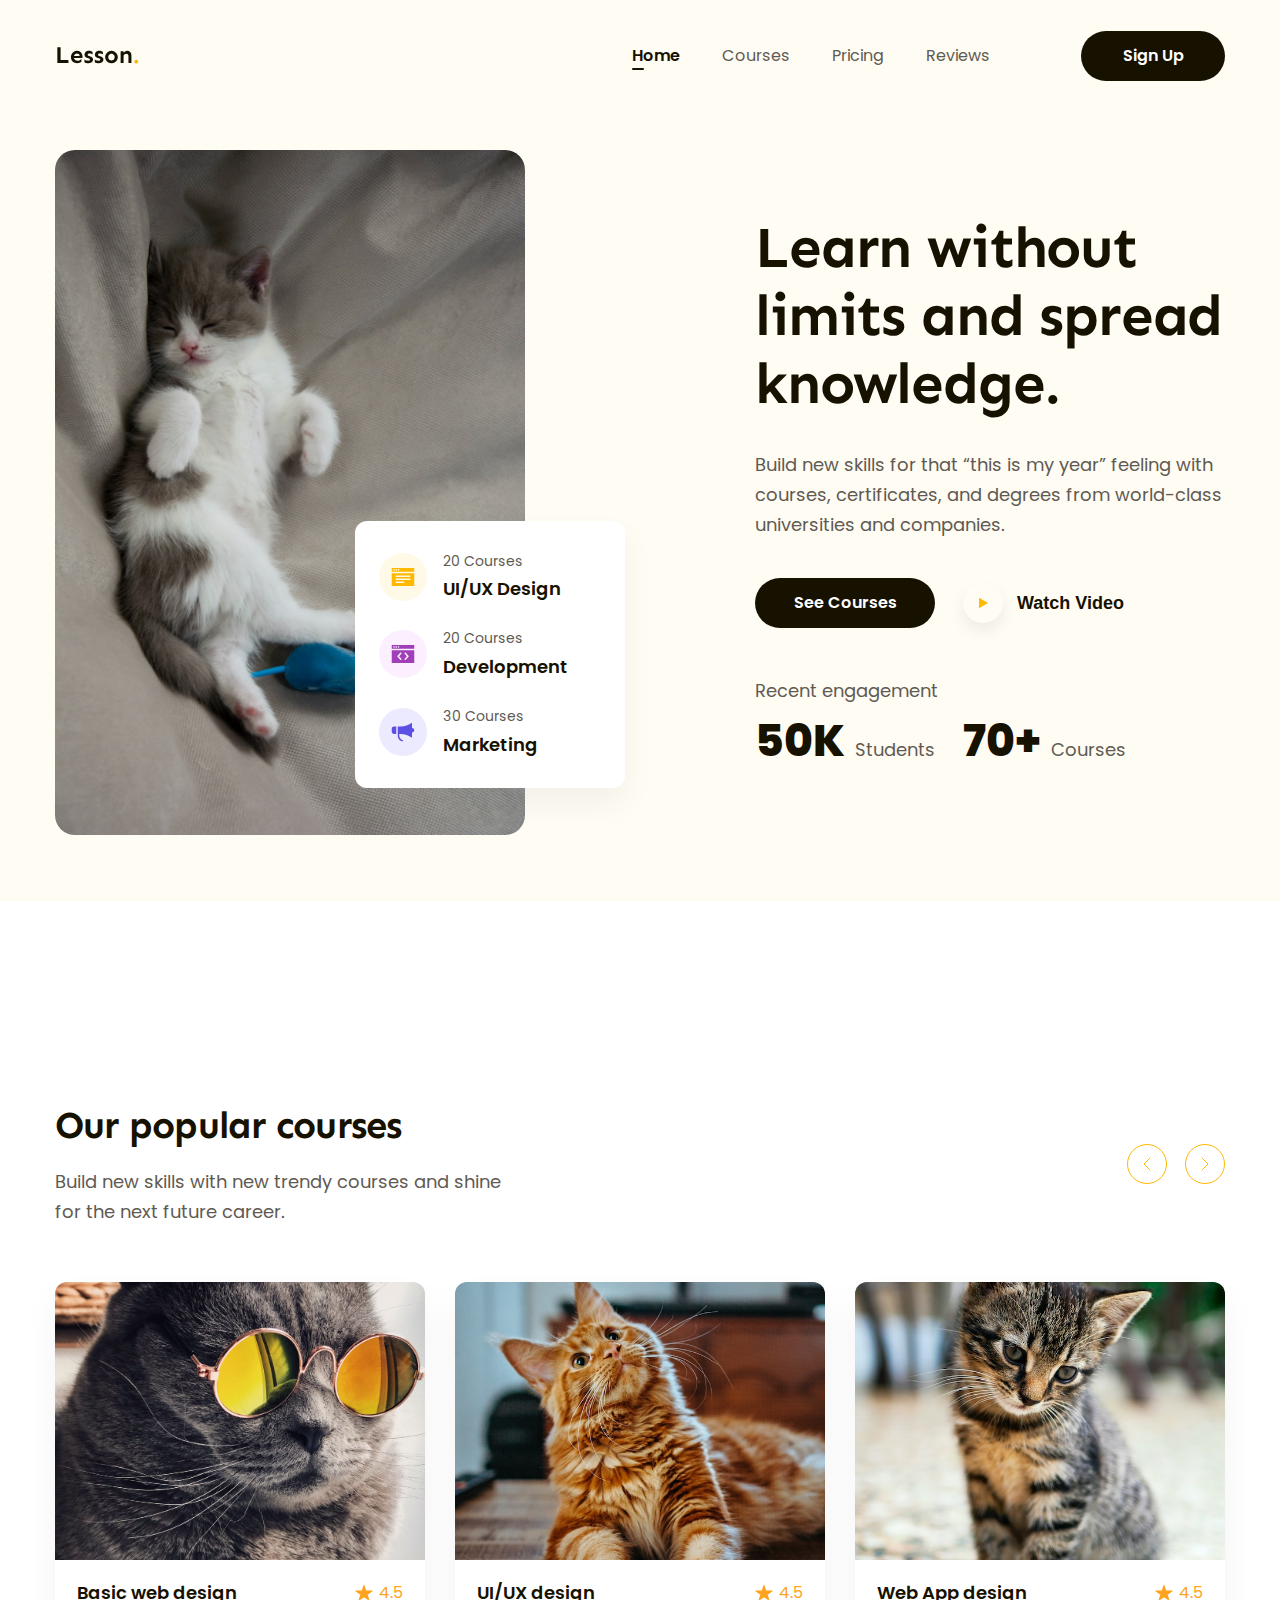
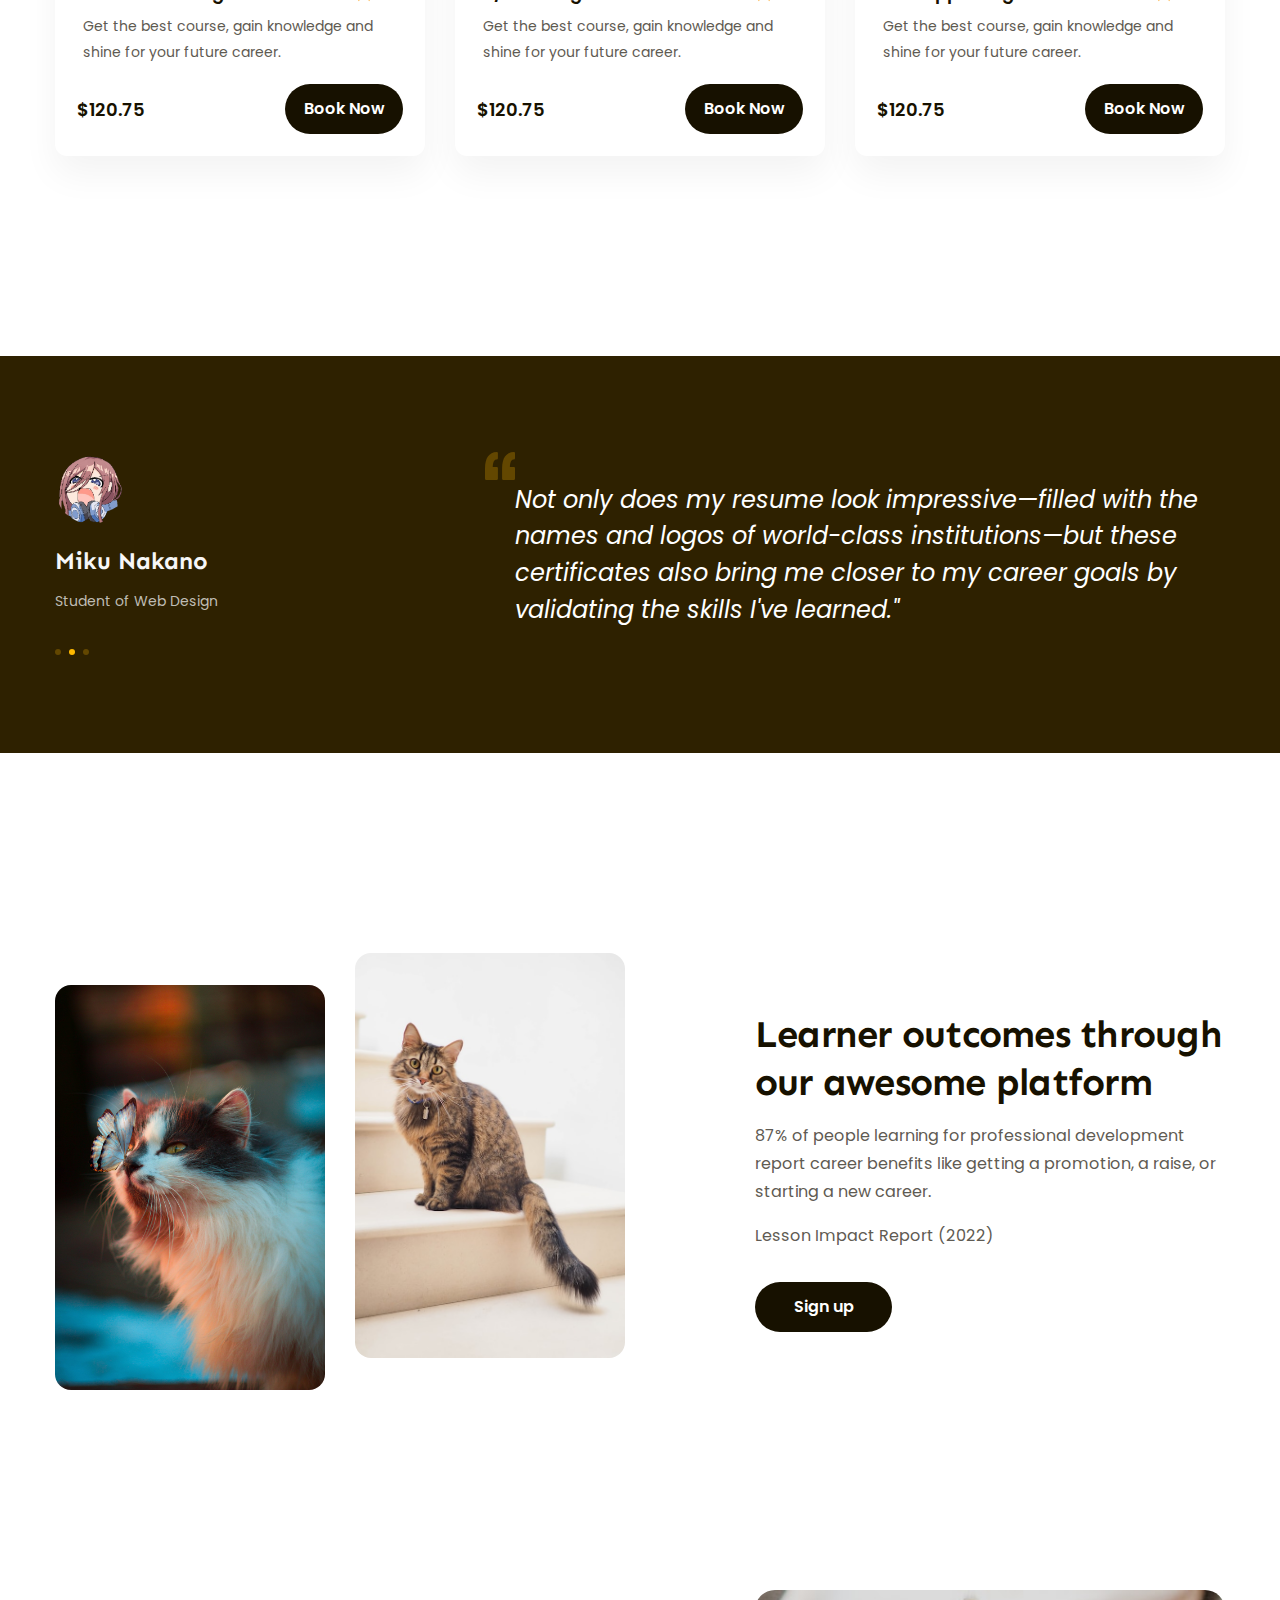
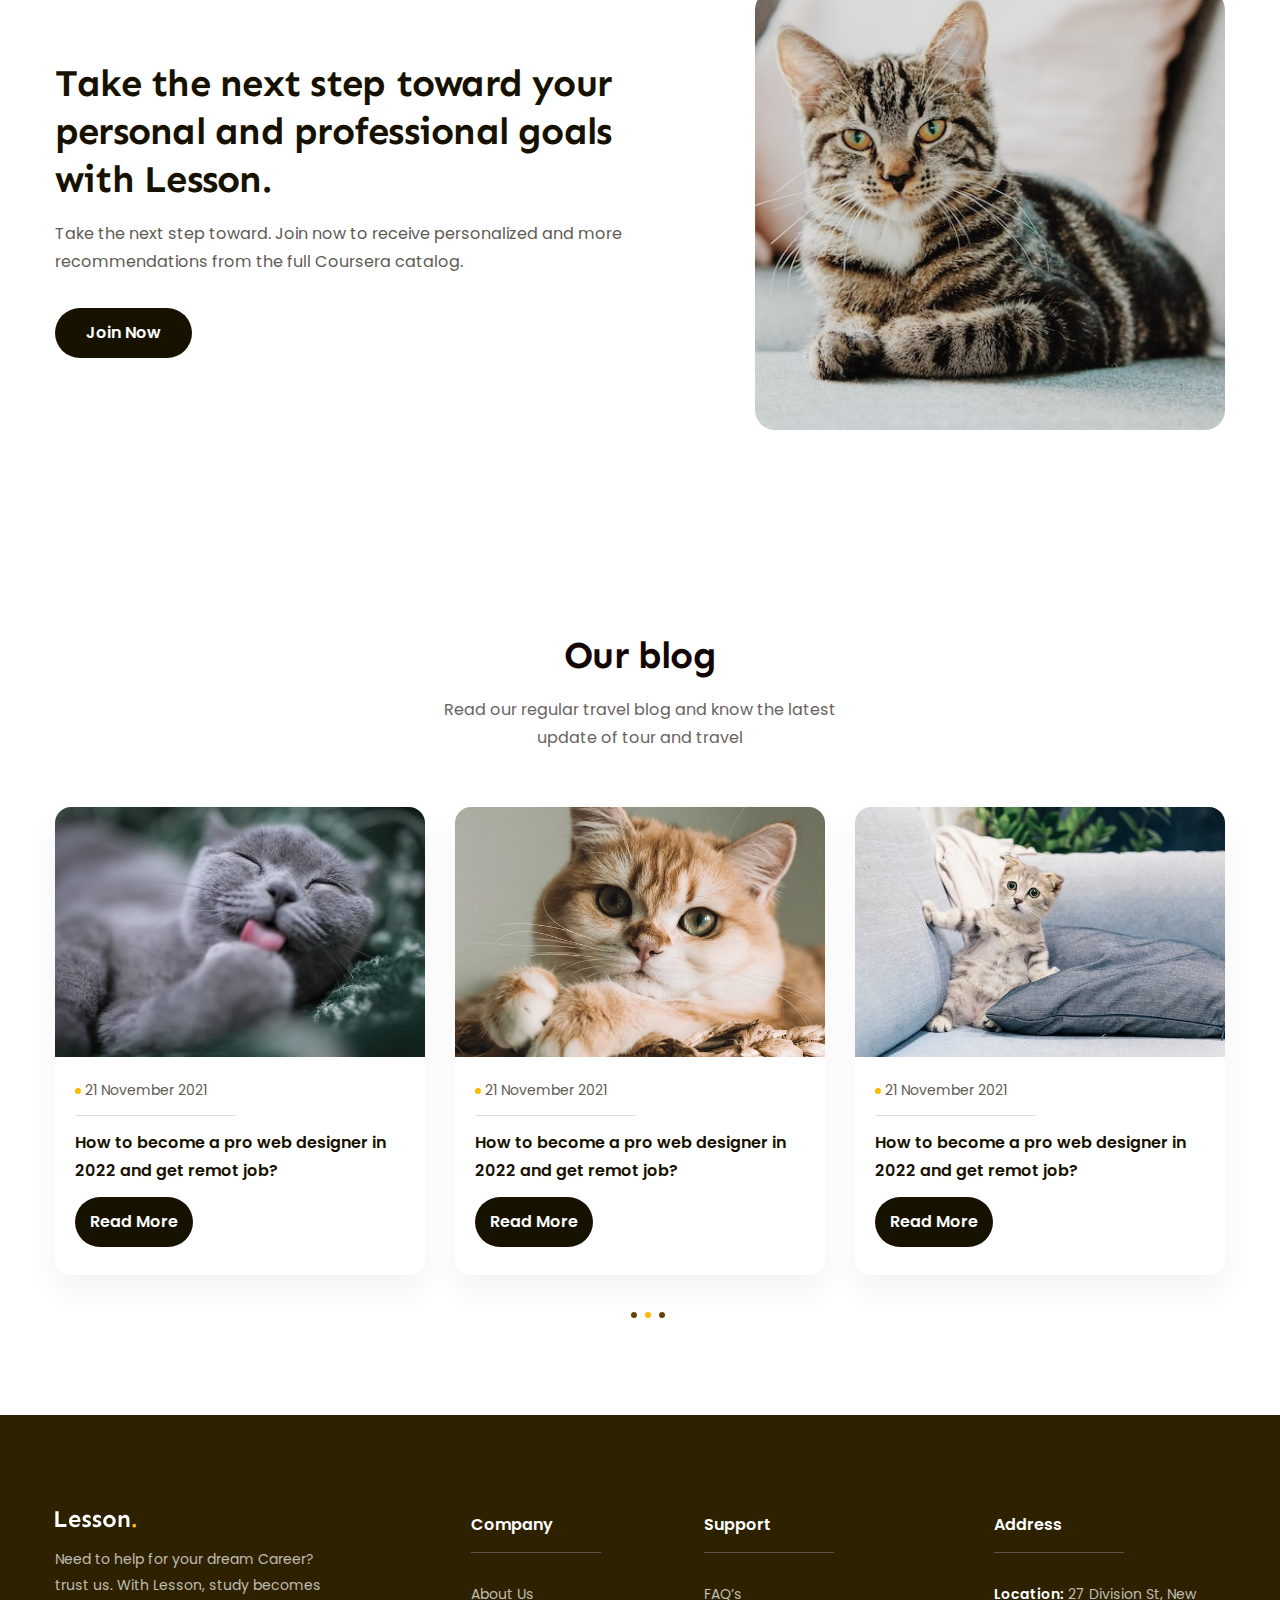
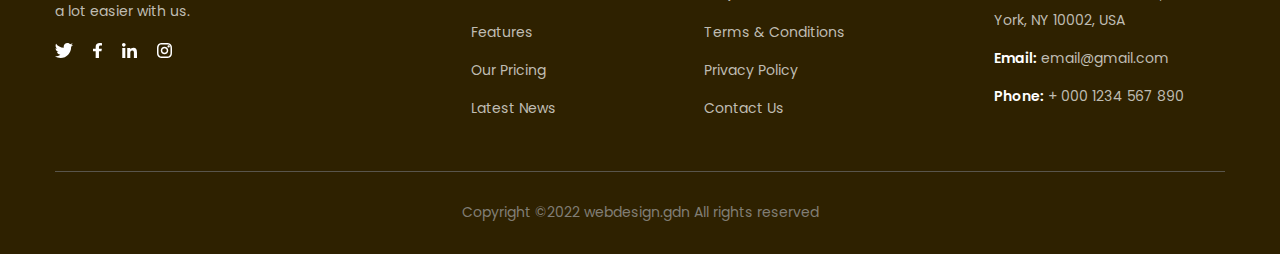
<file: index.html>
<!DOCTYPE html>
<html lang="en">
    <head>
        <meta charset="UTF-8" />
        <meta name="viewport" content="width=device-width, initial-scale=1.0" />
        <link rel="stylesheet" href="./assets/css/reset.css" />
        <link rel="stylesheet" href="./assets/css/style.css" />
        <link rel="stylesheet" href="./assets/font/stylesheet.css" />
        <link rel="preconnect" href="https://fonts.googleapis.com" />
        <link rel="preconnect" href="https://fonts.gstatic.com" crossorigin />
        <link
            href="https://fonts.googleapis.com/css2?family=Sen:wght@700&display=swap"
            rel="stylesheet"
        />
        <title>project-two</title>
    </head>
    <body>
        <!-- ========HEADER========= -->
        <header class="header">
            <div class="main-content">
                <div class="body-header">
                    <a href="#"> <img src="./assets/img/Logo.svg" alt="" /></a>
                    <nav>
                        <ul>
                            <li class="active">
                                <a href="#home">Home</a>
                            </li>
                            <li>
                                <a href="#courses">Courses</a>
                            </li>
                            <li>
                                <a href="#pricing">Pricing</a>
                            </li>
                            <li>
                                <a href="#reviews">Reviews</a>
                            </li>
                        </ul>
                    </nav>
                    <div class="action">
                        <a href="#!" class="btn">Sign Up</a>
                    </div>
                </div>
            </div>
        </header>
        <main>
            <!-- ========HERO========= -->
            <div id="home" class="hero">
                <div class="main-content">
                    <div class="body-hero">
                        <div class="media-block">
                            <img
                                src="./assets/img/neko-cute.jpg"
                                alt="Learn without limits and spread knowledge."
                                class="img"
                            />
                            <div class="hero-sumary">
                                <div class="evaluate">
                                    <div class="icon">
                                        <img
                                            src="./assets/img/design-icon.svg"
                                            alt=""
                                        />
                                    </div>
                                    <div class="info">
                                        <p class="quantity">20 Courses</p>
                                        <p class="n-courses">UI/UX Design</p>
                                    </div>
                                </div>
                                <div class="evaluate">
                                    <div class="icon">
                                        <img
                                            src="./assets/img/development-icon.svg"
                                            alt=""
                                        />
                                    </div>
                                    <div class="info">
                                        <p class="quantity">20 Courses</p>
                                        <p class="n-courses">Development</p>
                                    </div>
                                </div>
                                <div class="evaluate">
                                    <div class="icon">
                                        <img
                                            src="./assets/img/marketing-icon.svg"
                                            alt=""
                                        />
                                    </div>
                                    <div class="info">
                                        <p class="quantity">30 Courses</p>
                                        <p class="n-courses">Marketing</p>
                                    </div>
                                </div>
                            </div>
                        </div>
                        <div class="content-block">
                            <h2>Learn without limits and spread knowledge.</h2>
                            <p class="desc">
                                Build new skills for that “this is my year”
                                feeling with courses, certificates, and degrees
                                from world-class universities and companies.
                            </p>
                            <div class="cta-group">
                                <a href="#!" class="btn">See Courses</a>
                                <button class="watch-video">
                                    <div class="watch-icon">
                                        <img
                                            src="./assets/img/stopvideo.svg"
                                            alt="watch-video"
                                        />
                                    </div>
                                    <span>Watch Video</span>
                                </button>
                            </div>
                            <p class="desc">Recent engagement</p>
                            <div class="overall">
                                <p><strong>50K</strong> Students</p>
                                <p><strong>70+</strong> Courses</p>
                            </div>
                        </div>
                    </div>
                </div>
            </div>
            <!-- ========POPULAR========= -->
            <div id="courses" class="popular">
                <div class="main-content">
                    <div class="heading">
                        <div class="title">
                            <h2>Our popular courses</h2>
                            <p class="desc">
                                Build new skills with new trendy courses and
                                shine for the next future career.
                            </p>
                        </div>
                        <div class="direction-icon">
                            <button class="item-icon">
                                <svg
                                    width="8"
                                    height="14"
                                    viewBox="0 0 8 14"
                                    fill="none"
                                    xmlns="http://www.w3.org/2000/svg"
                                >
                                    <path
                                        d="M7 1L1 7L7 13"
                                        stroke="currentColor"
                                        stroke-linecap="round"
                                        stroke-linejoin="round"
                                    />
                                </svg>
                            </button>
                            <button class="item-icon">
                                <svg
                                    width="8"
                                    height="14"
                                    viewBox="0 0 8 14"
                                    fill="none"
                                    xmlns="http://www.w3.org/2000/svg"
                                >
                                    <path
                                        d="M1 1L7 7L1 13"
                                        stroke="currentColor"
                                        stroke-linecap="round"
                                        stroke-linejoin="round"
                                    />
                                </svg>
                            </button>
                        </div>
                    </div>
                    <!-- ========CARDS-POPULAR========= -->
                    <div class="cards-popular">
                        <div class="card-item">
                            <img
                                src="./assets/img/cat-popular.jpg"
                                alt="Basic web design"
                            />
                            <div class="content">
                                <div class="title">
                                    <h2>Basic web design</h2>
                                    <div class="overview">
                                        <img
                                            src="./assets/img/Star-icon.svg"
                                            alt="star-icon"
                                        />
                                        <span>4.5</span>
                                    </div>
                                </div>
                                <p class="desc">
                                    Get the best course, gain knowledge and
                                    shine for your future career.
                                </p>
                                <div class="buy">
                                    <p class="spice">$120.75</p>
                                    <a href="#!" class="btn">Book Now</a>
                                </div>
                            </div>
                        </div>
                        <div class="card-item">
                            <img
                                src="./assets/img/cat-2.jpg"
                                alt="UI/UX design"
                            />
                            <div class="content">
                                <div class="title">
                                    <h2>UI/UX design</h2>
                                    <div class="overview">
                                        <img
                                            src="./assets/img/Star-icon.svg"
                                            alt="star-icon"
                                        />
                                        <span>4.5</span>
                                    </div>
                                </div>
                                <p class="desc">
                                    Get the best course, gain knowledge and
                                    shine for your future career.
                                </p>
                                <div class="buy">
                                    <p class="spice">$120.75</p>
                                    <a href="#!" class="btn">Book Now</a>
                                </div>
                            </div>
                        </div>
                        <div class="card-item">
                            <img
                                src="./assets/img/cat-3.jpg"
                                alt="Web App design"
                            />
                            <div class="content">
                                <div class="title">
                                    <h2>Web App design</h2>
                                    <div class="overview">
                                        <img
                                            src="./assets/img/Star-icon.svg"
                                            alt="star-icon"
                                        />
                                        <span>4.5</span>
                                    </div>
                                </div>
                                <p class="desc">
                                    Get the best course, gain knowledge and
                                    shine for your future career.
                                </p>
                                <div class="buy">
                                    <p class="spice">$120.75</p>
                                    <a href="#!" class="btn">Book Now</a>
                                </div>
                            </div>
                        </div>
                    </div>
                </div>
            </div>
            <!-- ========FEATURES-ONE======== -->
            <div id="pricing" class="feature-one">
                <div class="main-content">
                    <div class="body-f-one">
                        <div class="info-one">
                            <img src="./assets/img/miku.png" alt="avatar" />
                            <p class="name">Miku Nakano</p>
                            <p class="desc">Student of Web Design</p>
                            <div class="bookmarks">
                                <img
                                    src="./assets/img/round-brown.svg"
                                    alt="round-icon"
                                />
                                <img
                                    src="./assets/img/round-yellow.svg"
                                    alt="round-icon"
                                />
                                <img
                                    src="./assets/img/round-brown.svg"
                                    alt="round-icon"
                                />
                            </div>
                        </div>
                        <div class="content-one">
                            <img
                                src="./assets/img/comma.svg"
                                alt="comma-icon"
                            />
                            <p class="desc">
                                Not only does my resume look impressive—filled
                                with the names and logos of world-class
                                institutions—but these certificates also bring
                                me closer to my career goals by validating the
                                skills I've learned."
                            </p>
                        </div>
                    </div>
                </div>
            </div>
            <!-- ========FEATURES-TWO======== -->
            <div class="feature-two">
                <div class="main-content">
                    <div class="body-f-two">
                        <div class="represent-ft">
                            <img
                                src="./assets/img/cat-ft2.jpg"
                                alt="Learner outcomes through our awesome platform"
                                class="r-one"
                            />
                            <img
                                src="./assets/img/cat-ft1.jpg"
                                alt="Learner outcomes through our awesome platform"
                                class="r-two"
                            />
                        </div>
                        <div class="info-two">
                            <h2>
                                Learner outcomes through our awesome platform
                            </h2>
                            <p class="desc">
                                87% of people learning for professional
                                development report career benefits like getting
                                a promotion, a raise, or starting a new career.
                            </p>
                            <p class="story">Lesson Impact Report (2022)</p>
                            <div class="action">
                                <a href="#!" class="btn">Sign up</a>
                            </div>
                        </div>
                    </div>
                </div>
            </div>
            <!-- ========FEATURES-THREE======== -->
            <div class="feature-three">
                <div class="main-content">
                    <div class="body-f-three">
                        <div class="info-three">
                            <h2>
                                Take the next step toward your personal and
                                professional goals with Lesson.
                            </h2>
                            <div class="desc">
                                Take the next step toward. Join now to receive
                                personalized and more recommendations from the
                                full Coursera catalog.
                            </div>
                            <a href="" class="btn">Join Now</a>
                        </div>
                        <div class="represent-three">
                            <img
                                src="./assets/img/cat-ft3.jpg"
                                alt="Take the next step toward your personal and professional goals with Lesson."
                            />
                        </div>
                    </div>
                </div>
            </div>
            <!-- ========BLOG======== -->
            <div id="reviews" class="blog">
                <div class="main-content">
                    <div class="body-blog">
                        <div class="heading">
                            <h2>Our blog</h2>
                            <p class="sub-title">
                                Read our regular travel blog and know the latest
                                update of tour and travel
                            </p>
                        </div>
                        <div class="cards-blog">
                            <div class="cards-b-item">
                                <img
                                    src="./assets/img/cat-blog1.jpg"
                                    alt="Our blog"
                                />
                                <div class="body-b-card">
                                    <div class="note">
                                        <img
                                            src="./assets/img/round-yellow.svg"
                                            alt="Our blog"
                                        />
                                        <p class="time">21 November 2021</p>
                                    </div>
                                    <p class="desc">
                                        How to become a pro web designer in 2022
                                        and get remot job?
                                    </p>
                                    <a href="" class="btn">Read More</a>
                                </div>
                            </div>
                            <div class="cards-b-item">
                                <img
                                    src="./assets/img/cat-blog2.jpg"
                                    alt="Our blog"
                                />
                                <div class="body-b-card">
                                    <div class="note">
                                        <img
                                            src="./assets/img/round-yellow.svg"
                                            alt="Our blog"
                                        />
                                        <p class="time">21 November 2021</p>
                                    </div>
                                    <p class="desc">
                                        How to become a pro web designer in 2022
                                        and get remot job?
                                    </p>
                                    <a href="" class="btn">Read More</a>
                                </div>
                            </div>
                            <div class="cards-b-item">
                                <img
                                    src="./assets/img/cat-blog3.jpg"
                                    alt="Our blog"
                                />
                                <div class="body-b-card">
                                    <div class="note">
                                        <img
                                            src="./assets/img/round-yellow.svg"
                                            alt="Our blog"
                                        />
                                        <p class="time">21 November 2021</p>
                                    </div>
                                    <p class="desc">
                                        How to become a pro web designer in 2022
                                        and get remot job?
                                    </p>
                                    <a href="" class="btn">Read More</a>
                                </div>
                            </div>
                        </div>
                        <div class="bookmarks-blog">
                            <img
                                src="./assets/img/round-brown.svg"
                                alt="round-icon"
                            />
                            <img
                                src="./assets/img/round-yellow.svg"
                                alt="round-icon"
                            />
                            <img
                                src="./assets/img/round-brown.svg"
                                alt="round-icon"
                            />
                        </div>
                    </div>
                </div>
            </div>
        </main>

        <!-- ========FOOTER======== -->
        <footer>
            <div class="main-content">
                <div class="body-footer">
                    <div class="public">
                        <img src="./assets/img/logo-white.svg" alt="lesson." />
                        <p class="desc">
                            Need to help for your dream Career? trust us. With
                            Lesson, study becomes a lot easier with us.
                        </p>
                        <div class="social">
                            <img src="./assets/img/twitter.svg" alt="twitter" />
                            <img src="./assets/img/face.svg" alt="face" />
                            <img
                                src="./assets/img/linked_in.svg"
                                alt="linked_in"
                            />
                            <img
                                src="./assets/img/Instagram.svg"
                                alt="linked_in"
                            />
                        </div>
                    </div>
                    <div class="content-footer">
                        <h2>Company</h2>
                        <ul>
                            <li>
                                <a href="#!">About Us</a>
                            </li>
                            <li>
                                <a href="#!">Features</a>
                            </li>
                            <li>
                                <a href="#!">Our Pricing</a>
                            </li>
                            <li>
                                <a href="#!">Latest News</a>
                            </li>
                        </ul>
                    </div>
                    <div class="content-footer">
                        <h2>Support</h2>
                        <ul>
                            <li>
                                <a href="#!">FAQ’s</a>
                            </li>
                            <li>
                                <a href="#!">Terms & Conditions</a>
                            </li>
                            <li>
                                <a href="#!">Privacy Policy</a>
                            </li>
                            <li>
                                <a href="#!">Contact Us</a>
                            </li>
                        </ul>
                    </div>
                    <div class="info-footer">
                        <h2>Address</h2>
                        <div class="p-info">
                            <p class="desc">
                                <span>Location:</span> 27 Division St, New York,
                                NY 10002, USA
                            </p>
                            <p class="desc">
                                <span>Email:</span> email@gmail.com
                            </p>
                            <p class="desc">
                                <span>Phone:</span> + 000 1234 567 890
                            </p>
                        </div>
                    </div>
                </div>
                <div class="footer">
                    <p class="desc">
                        Copyright ©2022 webdesign.gdn All rights reserved
                    </p>
                </div>
            </div>
        </footer>
    </body>
</html>
</file>
<file: assets/css/style.css>
* {
    box-sizing: border-box;
    margin: 0;
    padding: 0;
}

html,
body {
    scroll-behavior: smooth;
}

html {
    font-size: 62.5%;
}

body {
    font-size: 62.5%;
    font-family: "Poppins", "sans-serif";
}

/* ======COMMON======= */
:root {
    --main-color: #5f5b53;
    --heading-font: "Sen", "sans-serif";
}

.main-content {
    width: 1170px;
    max-width: calc(100% - 48px);
    margin-left: auto;
    margin-right: auto;
}

a {
    text-decoration: none;
    color: #000;
}

.btn {
    display: flex;
    align-items: center;
    justify-content: center;
    min-width: 118px;
    padding: 0 5px;
    height: 50px;
    background: #171100;
    border-radius: 999px;
    font-weight: 600;
    font-size: 1.6rem;
    line-height: 1.75;
    color: #ffffff;
}

.btn:hover {
    background: #ffb900;
}

/* ======HEADER====== */

.header {
    background: #fffcf4;
    padding-top: 26px;
    position: sticky;
    top: -26px;
    z-index: 1;
}

.header .body-header {
    display: flex;
    align-items: center;
}

.header .body-header {
    padding: 5px 0;
}

.header nav {
    margin-left: auto;
}

.header nav ul {
    display: flex;
}

.header nav a {
    font-weight: 400;
    font-size: 1.6rem;
    line-height: 1.75;
    color: var(--main-color);
    padding: 8px 21px;
}

nav li.active {
    position: relative;
}

nav li.active a {
    font-weight: 600;
    font-size: 1.6rem;
    line-height: 1.75;
    color: #171100;
}

nav li.active a::after {
    position: absolute;
    bottom: 0;
    left: 21px;
    content: "";
    display: inline-block;
    width: 12px;
    height: 2px;
    background: #171100;
    border-radius: 1px;
}

.header nav a:hover {
    text-shadow: 1px 0 0 #171100;
}

.header .action .btn {
    min-width: 144px;
    margin-left: 70px;
}

/* ======HERO====== */
.hero {
    background: #fffcf4;
    padding-top: 64px;
    padding-bottom: 65px;
}

.hero .body-hero {
    display: flex;
    justify-content: space-between;
}

.hero .media-block {
    position: relative;
}

.hero .media-block > img {
    width: 470px;
    height: 685px;
    object-fit: cover;
    object-position: center;
    border-radius: 20px;
}

/* ======HERO-SUMARY====== */
.hero .hero-sumary {
    width: 270px;
    background: #ffffff;
    position: absolute;
    bottom: 48px;
    right: -100px;
    box-shadow: 0px 16px 32px rgba(0, 0, 0, 0.05);
    border-radius: 12px;
}

.hero-sumary {
    padding: 28px 24px;
}

.hero-sumary .evaluate {
    display: flex;
    align-items: center;
}

.hero-sumary .evaluate + .evaluate {
    padding-top: 22px;
}

.hero-sumary .evaluate .icon {
    height: 48px;
    width: 48px;
    margin-right: 16px;
    background: #fff9e8;
    border-radius: 50%;
    display: flex;
    align-items: center;
    justify-content: center;
}

.hero-sumary .evaluate + .evaluate .icon {
    background: #fcefff;
}

.hero-sumary .evaluate + .evaluate + .evaluate .icon {
    background: #ebeaff;
}

.hero-sumary .info .quantity {
    font-weight: 400;
    font-size: 1.4rem;
    line-height: 1.85;
    color: #5f5b53;
}

.hero-sumary .info .n-courses {
    font-weight: 600;
    font-size: 1.8rem;
    line-height: 1.6667;
    color: #171100;
}

.hero .content-block {
    width: 470px;
    padding-top: 64px;
}

.hero .content-block h2 {
    font-family: var(--heading-font);
    font-weight: 700;
    font-size: 5.8rem;
    line-height: 1.17;
    letter-spacing: -0.02em;
    margin-bottom: 32px;
    color: #171100;
}
.hero .content-block .desc {
    font-weight: 400;
    font-size: 1.8rem;
    line-height: 1.6667;
    color: var(--main-color);
}

.hero .cta-group {
    display: flex;
    text-align: center;
    margin-top: 38px;
    margin-bottom: 48px;
}

.hero .cta-group .btn {
    min-width: 180px;
    background: #171100;
    margin-right: 28px;
}

.hero .cta-group .btn:hover {
    background: #ffb900;
}

.hero .cta-group .watch-video {
    display: flex;
    align-items: center;
    border: none;
    background-color: transparent;
    cursor: pointer;
}

.hero .watch-video .watch-icon {
    height: 40px;
    width: 40px;
    margin-right: 14px;
    border-radius: 50%;
    box-shadow: 0px 8px 16px rgba(0, 0, 0, 0.07);
    display: flex;
    align-items: center;
    justify-content: center;
}

.hero .watch-video span {
    font-weight: 600;
    font-size: 1.8rem;
    line-height: 1.6667;
    color: #171100;
}

.hero .overall {
    display: flex;
    text-align: center;
    margin-top: 8px;
    font-weight: 400;
    font-size: 1.8rem;
    line-height: 1.67;
    color: var(--main-color);
}

.hero .overall p:first-child {
    margin-right: 28px;
}

.hero .overall strong {
    font-weight: 700;
    font-size: 4.4rem;
    line-height: 1.22;
    color: #171100;
    margin-right: 5px;
}

/* ======POPULAR====== */
.popular {
    margin-top: 200px;
    padding-bottom: 200px;
}

.popular .heading {
    display: flex;
    align-items: center;
    justify-content: space-between;
}

.popular .heading h2 {
    font-family: var(--heading-font);
    font-weight: 700;
    font-size: 3.8rem;
    line-height: 1.3;
    letter-spacing: -0.02em;
    color: #171100;
}

.popular .heading .desc {
    font-weight: 400;
    font-size: 1.8rem;
    width: 458px;
    line-height: 1.67;
    color: var(--main-color);
    margin-top: 16px;
}

.popular .direction-icon {
    display: flex;
    align-items: center;
    gap: 18px;
}

.popular .direction-icon .item-icon {
    height: 40px;
    width: 40px;
    color: #ffb900;
    border: 1px solid #ffb900;
    border-radius: 50%;
    background: transparent;
    display: flex;
    align-items: center;
    justify-content: center;
}

.popular .direction-icon .item-icon:hover {
    color: #fff;
    background: #ffb900;
    cursor: pointer;
}

/* ======CARDS====== */
.cards-popular {
    display: flex;
    margin-top: 55px;
    gap: 30px;
}

.cards-popular .card-item {
    background: #ffffff;
    border-radius: 12px;
    box-shadow: 0px 18px 36px rgba(0, 0, 0, 0.05);
}

.cards-popular .card-item .content {
    padding: 16px 22px 22px 22px;
}

.cards-popular .card-item .title {
    display: flex;
    align-items: center;
    justify-content: space-between;
}

.cards-popular .card-item .overview {
    display: flex;
    align-items: center;
    justify-content: space-between;
}

.cards-popular .card-item .overview img {
    width: 18px;
    height: 18px;
    margin-right: 6px;
}

.cards-popular .card-item .overview span {
    font-weight: 400;
    font-size: 1.6rem;
    line-height: 1.75;
    color: #fea31b;
}

.cards-popular .card-item img {
    width: 370px;
    height: 278px;
    object-fit: cover;
    object-position: center;
    border-radius: 12px 12px 0px 0px;
}

.cards-popular .card-item .title h2 {
    font-weight: 600;
    font-size: 1.8rem;
    line-height: 1.75;
    color: #171100;
}

.cards-popular .card-item .desc {
    font-weight: 400;
    font-size: 1.4rem;
    line-height: 1.85;
    padding: 6px;
    color: var(--main-color);
}

.cards-popular .card-item .buy {
    padding-top: 12px;
    display: flex;
    align-items: center;
    justify-content: space-between;
}

.cards-popular .card-item .buy .spice {
    font-weight: 600;
    font-size: 1.8rem;
    line-height: 1.75;
    color: #171100;
}

.cards-popular .card-item .buy .btn {
    min-width: 118px;
}

/* ======FEATURES-ONE====== */
.feature-one {
    background: #2e2100;
}

.feature-one .body-f-one {
    padding: 96px 0;
    display: flex;
    justify-content: space-between;
}

.feature-one .info-one > img {
    height: 72px;
    width: 72px;
    border-radius: 50%;
    object-fit: cover;
    object-position: center;
}

.feature-one .info-one .name {
    font-family: var(--heading-font);
    font-weight: 700;
    font-size: 2.4rem;
    line-height: 1.4167;
    margin-top: 18px;
    color: #f7f7f7;
}

.feature-one .info-one .desc {
    font-weight: 400;
    font-size: 1.4rem;
    line-height: 2.85;
    margin-top: 4px;
    color: #bfbcb3;
}

.feature-one .info-one .bookmarks {
    padding-top: 28px;
}

.feature-one .bookmarks img {
    margin-right: 6px;
}

.feature-one .content-one .desc {
    width: 740px;
    font-style: italic;
    font-weight: 400;
    font-size: 2.4rem;
    line-height: 1.538;
    color: #ffffff;
    padding-left: 30px;
}

/* ======FEATURES-TWO====== */
.feature-two {
    margin-top: 200px;
}

.feature-two .body-f-two {
    position: relative;
    display: flex;
    align-items: center;
    justify-content: space-between;
}

.feature-two .represent-ft {
    display: flex;
}

.feature-two .represent-ft img {
    position: absolute;
    width: 270px;
    height: 405px;
    object-fit: cover;
    object-position: center;
    border-radius: 16px;
}

.feature-two .represent-ft .r-one {
    left: 0;
    bottom: 0;
}

.feature-two .represent-ft .r-two {
    top: 0;
    left: 300px;
}

.feature-two .info-two {
    padding: 58px 0;
    width: 470px;
}

.feature-two .info-two h2 {
    font-family: var(--heading-font);
    font-weight: 700;
    font-size: 3.8rem;
    line-height: 1.26;
    letter-spacing: -0.02em;
    color: #171100;
}

.feature-two .info-two .desc,
.story {
    padding-top: 16px;
    font-weight: 400;
    font-size: 1.6rem;
    line-height: 1.75;
    color: var(--main-color);
}

.feature-two .info-two .action {
    margin-top: 32px;
}

.feature-two .info-two .btn {
    display: inline-block;
    text-align: center;
    line-height: 50px;
    min-width: 137px;
}

/* ======FEATURES-THREE====== */
.feature-three {
    margin-top: 200px;
}

.feature-three .body-f-three {
    display: flex;
    justify-content: space-between;
}

.feature-three .info-three {
    width: 570px;
}

.feature-three .info-three h2 {
    font-family: var(--heading-font);
    font-weight: 700;
    font-size: 3.8rem;
    line-height: 1.263;
    letter-spacing: -0.02em;
    color: #171100;
    margin-top: 70px;
}

.feature-three .info-three .desc {
    font-weight: 400;
    font-size: 1.6rem;
    line-height: 1.75;
    color: var(--main-color);
    margin-top: 16px;
}

.feature-three .info-three .btn {
    display: inline-block;
    text-align: center;
    line-height: 50px;
    min-width: 137px;
    margin-top: 32px;
}

.feature-three .represent-three img {
    width: 470px;
    height: 440px;
    object-fit: cover;
    object-position: center;
    border-radius: 20px;
}

/* ======BLOG====== */
.blog {
    margin-top: 200px;
}

.blog .body-blog {
    position: relative;
}

.blog .heading {
    width: 448px;
    text-align: center;
    margin-left: auto;
    margin-right: auto;
}

.blog .heading h2 {
    font-family: var(--heading-font);
    font-weight: 700;
    font-size: 3.8rem;
    line-height: 1.263;
    letter-spacing: -0.02em;
    color: #130606;
    margin-top: 96px;
}

.blog .heading .sub-title {
    font-weight: 400;
    font-size: 1.6rem;
    line-height: 1.75;
    color: #696262;
    margin-top: 16px;
}

.blog .cards-blog {
    margin-top: 55px;
    display: flex;
    align-items: center;
    justify-content: space-between;
    gap: 30px;
}

.blog .cards-b-item {
    box-shadow: 0px 16px 32px rgba(0, 0, 0, 0.05);
    border-radius: 16px;
    margin-bottom: 44px;
}

.blog .cards-b-item > img {
    width: 370px;
    height: 250px;
    object-fit: cover;
    object-position: center;
    border-radius: 16px 16px 0px 0px;
}

.blog .cards-b-item .body-b-card {
    padding: 20px 20px 28px 20px;
}

.blog .cards-b-item .note {
    display: flex;
    align-items: center;
}

.blog .cards-b-item .time {
    position: relative;
    font-weight: 400;
    font-size: 1.4rem;
    line-height: 1.857;
    color: var(--main-color);
    margin-left: 4px;
}

.blog .cards-b-item .time::after {
    position: absolute;
    bottom: -12px;
    left: -10px;
    display: inline-block;
    content: "";
    width: 160px;
    height: 1px;
    background: #e2dfda;
    border-radius: 0.5px;
}

.blog .cards-b-item .desc {
    font-weight: 600;
    font-size: 1.6rem;
    line-height: 1.75;
    color: #171100;
    padding-top: 25px;
}

.blog .cards-b-item .btn {
    min-width: 118px;
    display: inline-block;
    text-align: center;
    line-height: 50px;
    margin-top: 12px;
}

.blog .body-blog .bookmarks-blog {
    position: absolute;
    left: 570px;
    bottom: 0;
}

.blog .body-blog .bookmarks-blog img {
    margin-left: 6px;
}

/* ======FOOTER====== */
footer {
    margin-top: 96px;
    background: #2e2100;
}

footer .body-footer {
    position: relative;
    padding-top: 96px;
    padding-bottom: 38px;
    display: flex;
    justify-content: space-between;
}

footer .public .desc {
    width: 267px;
    font-weight: 400;
    font-size: 1.4rem;
    line-height: 1.85;
    color: #bfbcb2;
    margin-top: 18px;
}

footer .social {
    margin-top: 18px;
}

footer .social img {
    margin-right: 18px;
}

footer h2 {
    position: relative;
    font-weight: 600;
    font-size: 1.6rem;
    line-height: 1.75;
    color: #ffffff;
}

footer h2::after {
    content: "";
    position: absolute;
    left: 0;
    bottom: -14px;
    display: inline-block;
    width: 130px;
    height: 1px;
    background: #59554b;
}

footer .content-footer ul {
    padding-top: 43px;
}

footer .content-footer ul li {
    margin-bottom: 12px;
}

footer .content-footer a {
    font-weight: 400;
    font-size: 1.4rem;
    line-height: 1.85;
    color: #bfbcb2;
}

footer .content-footer a:hover {
    text-decoration: underline;
}

footer .info-footer h2 {
    font-weight: 600;
    font-size: 1.6;
    line-height: 1.75;
    color: #ffffff;
}

footer .info-footer .p-info {
    padding-top: 43px;
}

footer .p-info .desc {
    max-width: 231px;
    font-weight: 400;
    font-size: 1.4rem;
    line-height: 1.85;
    color: #bfbcb2;
    margin-bottom: 12px;
}

footer .p-info .desc span {
    font-weight: 600;
    font-size: 1.4rem;
    line-height: 1.85;
    color: #ffffff;
}

footer .footer {
    text-align: center;
    font-weight: 400;
    font-size: 1.4rem;
    line-height: 1.85;
    color: #807d74;
    padding: 28px 0;
    border-top: 1px solid #59554b;
}
</file>
<file: assets/font/stylesheet.css>
@font-face {
    font-family: 'Poppins';
    src: url('Poppins/Poppins-Black.woff2') format('woff2'),
        url('Poppins/Poppins-Black.woff') format('woff');
    font-weight: 900;
    font-style: normal;
    font-display: swap;
}

@font-face {
    font-family: 'Poppins';
    src: url('Poppins/Poppins-Bold.woff2') format('woff2'),
        url('Poppins/Poppins-Bold.woff') format('woff');
    font-weight: bold;
    font-style: normal;
    font-display: swap;
}

@font-face {
    font-family: 'Poppins';
    src: url('Poppins/Poppins-BlackItalic.woff2') format('woff2'),
        url('Poppins/Poppins-BlackItalic.woff') format('woff');
    font-weight: 900;
    font-style: italic;
    font-display: swap;
}

@font-face {
    font-family: 'Poppins';
    src: url('Poppins/Poppins-ExtraBold.woff2') format('woff2'),
        url('Poppins/Poppins-ExtraBold.woff') format('woff');
    font-weight: bold;
    font-style: normal;
    font-display: swap;
}

@font-face {
    font-family: 'Poppins';
    src: url('Poppins/Poppins-ExtraLightItalic.woff2') format('woff2'),
        url('Poppins/Poppins-ExtraLightItalic.woff') format('woff');
    font-weight: 200;
    font-style: italic;
    font-display: swap;
}

@font-face {
    font-family: 'Poppins';
    src: url('Poppins/Poppins-ExtraLight.woff2') format('woff2'),
        url('Poppins/Poppins-ExtraLight.woff') format('woff');
    font-weight: 200;
    font-style: normal;
    font-display: swap;
}

@font-face {
    font-family: 'Poppins';
    src: url('Poppins/Poppins-Italic.woff2') format('woff2'),
        url('Poppins/Poppins-Italic.woff') format('woff');
    font-weight: normal;
    font-style: italic;
    font-display: swap;
}

@font-face {
    font-family: 'Poppins';
    src: url('Poppins/Poppins-BoldItalic.woff2') format('woff2'),
        url('Poppins/Poppins-BoldItalic.woff') format('woff');
    font-weight: bold;
    font-style: italic;
    font-display: swap;
}

@font-face {
    font-family: 'Poppins';
    src: url('Poppins/Poppins-ExtraBoldItalic.woff2') format('woff2'),
        url('Poppins/Poppins-ExtraBoldItalic.woff') format('woff');
    font-weight: bold;
    font-style: italic;
    font-display: swap;
}

@font-face {
    font-family: 'Poppins';
    src: url('Poppins/Poppins-Light.woff2') format('woff2'),
        url('Poppins/Poppins-Light.woff') format('woff');
    font-weight: 300;
    font-style: normal;
    font-display: swap;
}

@font-face {
    font-family: 'Poppins';
    src: url('Poppins/Poppins-Medium.woff2') format('woff2'),
        url('Poppins/Poppins-Medium.woff') format('woff');
    font-weight: 500;
    font-style: normal;
    font-display: swap;
}

@font-face {
    font-family: 'Poppins';
    src: url('Poppins/Poppins-LightItalic.woff2') format('woff2'),
        url('Poppins/Poppins-LightItalic.woff') format('woff');
    font-weight: 300;
    font-style: italic;
    font-display: swap;
}

@font-face {
    font-family: 'Poppins';
    src: url('Poppins/Poppins-Regular.woff2') format('woff2'),
        url('Poppins/Poppins-Regular.woff') format('woff');
    font-weight: normal;
    font-style: normal;
    font-display: swap;
}

@font-face {
    font-family: 'Poppins';
    src: url('Poppins/Poppins-SemiBold.woff2') format('woff2'),
        url('Poppins/Poppins-SemiBold.woff') format('woff');
    font-weight: 600;
    font-style: normal;
    font-display: swap;
}

@font-face {
    font-family: 'Poppins';
    src: url('Poppins/Poppins-ThinItalic.woff2') format('woff2'),
        url('Poppins/Poppins-ThinItalic.woff') format('woff');
    font-weight: 100;
    font-style: italic;
    font-display: swap;
}

@font-face {
    font-family: 'Poppins';
    src: url('Poppins/Poppins-SemiBoldItalic.woff2') format('woff2'),
        url('Poppins/Poppins-SemiBoldItalic.woff') format('woff');
    font-weight: 600;
    font-style: italic;
    font-display: swap;
}

@font-face {
    font-family: 'Poppins';
    src: url('Poppins/Poppins-MediumItalic.woff2') format('woff2'),
        url('Poppins/Poppins-MediumItalic.woff') format('woff');
    font-weight: 500;
    font-style: italic;
    font-display: swap;
}

@font-face {
    font-family: 'Poppins';
    src: url('Poppins/Poppins-Thin.woff2') format('woff2'),
        url('Poppins/Poppins-Thin.woff') format('woff');
    font-weight: 100;
    font-style: normal;
    font-display: swap;
}
</file>
